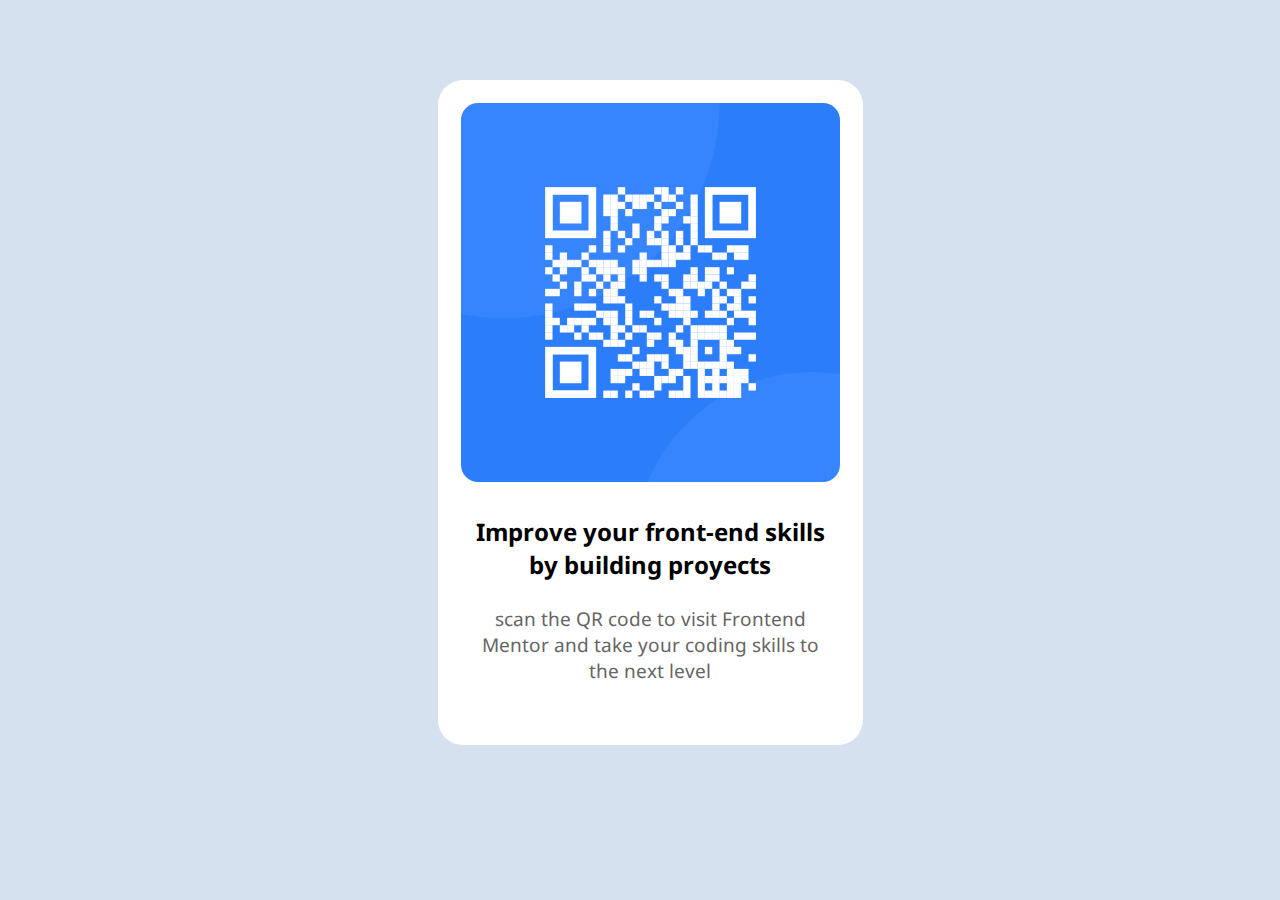
<file: 1_qr-code-component-main/index.html>
<!DOCTYPE html>
<html lang="en">
<head>
  <meta charset="UTF-8">
  <meta name="viewport" content="width=device-width, initial-scale=1.0"> <!-- displays site properly based on user's device -->

  <link rel="icon" type="image/png" sizes="32x32" href="./images/favicon-32x32.png">
  
  <title>Frontend Mentor | QR code component</title>

  <!-- Feel free to remove these styles or customise in your own stylesheet 👍 -->
  <style>
    .attribution { font-size: 11px; text-align: center; }
    .attribution a { color: hsl(228, 45%, 44%); }
  </style>

  <link rel="stylesheet" href="estilo.css">

  <link rel="preconnect" href="https://fonts.googleapis.com">
<link rel="preconnect" href="https://fonts.gstatic.com" crossorigin>
<link href="https://fonts.googleapis.com/css2?family=Noto+Sans:wght@500&display=swap" rel="stylesheet">

</head>
<body>

  
  <!-- <div class="attribution">
    Challenge by <a href="https://www.frontendmentor.io?ref=challenge" target="_blank">Frontend Mentor</a>. 
    Coded by <a href="#">Pablo</a>.
  </div> -->



  <div class="cuerpo">

    
  </div>

  <div class="card">

    <img src="images/image-qr-code.png" alt="codigo QR">

    <h2 class="title">Improve your front-end skills by building proyects</h1>
    <p>
      scan the QR code to visit Frontend Mentor and take your coding 
      skills to the next level
    </p>

  </div>






</body>
</html>
</file>
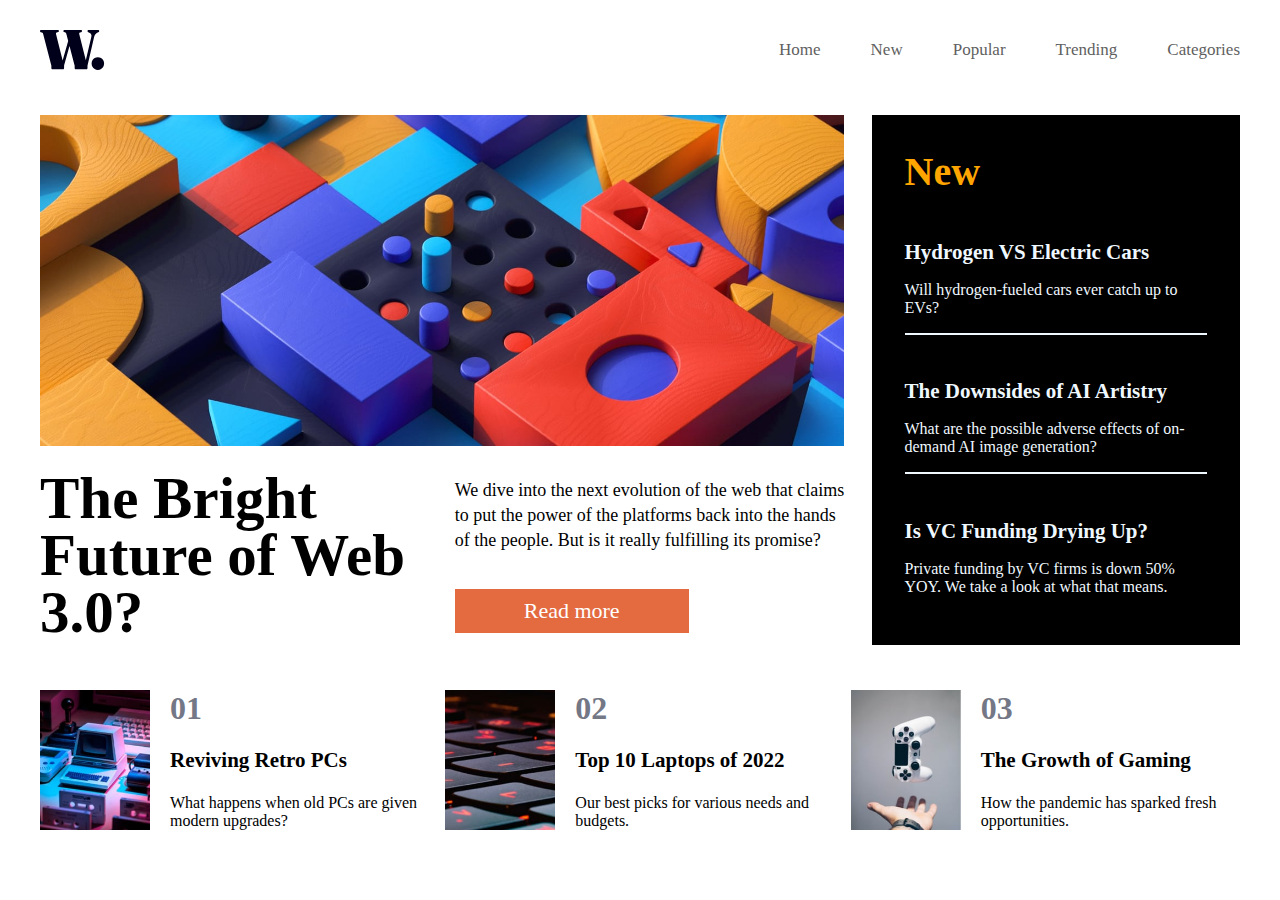
<file: 4_news-homepage-main/index.html>
<!DOCTYPE html>
<html lang="en">

<head>
  <meta charset="UTF-8">
  <meta name="viewport" content="width=device-width, initial-scale=1.0">
  <!-- displays site properly based on user's device -->

  <link rel="icon" type="image/png" sizes="32x32" href="./assets/images/favicon-32x32.png">

  <title>Frontend Mentor | News homepage</title>

  <link rel="stylesheet" href="style/index.css">
  
</head>

<body>



  <div id="mySidenav" class="sidenav">
    <a href="javascript:void(0)" class="closebtn" onclick="closeNav()">&times;</a>
    <a href="#">Home</a>
    <a href="#">New</a>
    <a href="#">Popular</a>
    <a href="#">Trending</a>
    <a href="#">Categories</a>
  </div>


  <div class="big-container">

    <header>

      <img src="assets/images/logo.svg" width="65px" alt="logo">

      <nav>
        <a href="#" class="nav-button-calssic">Home</a>
        <a href="#">New</a>
        <a href="#">Popular</a>
        <a href="#">Trending</a>
        <a href="#">Categories</a>
      </nav>

      <div class="nav-cover" id="nav-cover">

      </div>

      <div class="burger" style="cursor: pointer;" onclick="openNav()">&#9776;</div>

    </header>






    <div class="top-container">
      <div class="featured">
        <img src="assets/images/image-web-3-desktop.jpg" class="img-desktop" alt="portada noticia">
        <img src="assets/images/image-web-3-mobile.jpg" class="img-mobile" alt="portada noticia">

        <div class="featured-article">

          <h1>The Bright Future of Web 3.0?</h1>

          <div class="featured-article-body">

            <p>We dive into the next evolution of the web that claims to put the power of the platforms back into the
              hands
              of the people.
              But is it really fulfilling its promise?
            </p>
            <a href="#" class="button">Read more</a>

          </div>
        </div>

      </div>

      <aside>
        <h2>New</h2>
        <div class="new">
          <h3> Hydrogen VS Electric Cars</h3>
          <p>Will hydrogen-fueled cars ever catch up to EVs?</p>
        </div>
        <div class="new">
          <h3>The Downsides of AI Artistry</h3>
          <p> What are the possible adverse effects of on-demand AI image generation?</p>
        </div>
        <div class="new">
          <h3>Is VC Funding Drying Up?</h3>
          <p>Private funding by VC firms is down 50% YOY. We take a look at what that means.</p>
        </div>

      </aside>
    </div>

    <footer>
      <div class="bottom-article">
        <img src="assets/images/image-retro-pcs.jpg" alt="">
        <div class="bottom-article-body">
          <h1>01</h1>
          <h3>
            Reviving Retro PCs
          </h3>
          <p>
            What happens when old PCs are given modern upgrades?
          </p>
        </div>

      </div>

      <div class="bottom-article">
        <img src="assets/images/image-top-laptops.jpg" alt="">
        <div class="bottom-article-body">
          <h1>02</h1>
          <h3>Top 10 Laptops of 2022</h3>
          <p>Our best picks for various needs and budgets.</p>

        </div>

      </div>

      <div class="bottom-article">
        <img src="assets/images/image-gaming-growth.jpg" alt="">
        <div class="bottom-article-body">
          <h1>03</h1>
          <h3>The Growth of Gaming</h3>
          <p>How the pandemic has sparked fresh opportunities.</p>
        </div>

      </div>
    </footer>





    <!-- Home

        &#9776  hamburger icon


      New
      
    
    

    The Bright Future of Web 3.0?

    We dive into the next evolution of the web that claims to put the power of the platforms back into the hands of the people. 
    But is it really fulfilling its promise?

    Read more

    New 

    Hydrogen VS Electric Cars
    Will hydrogen-fueled cars ever catch up to EVs?

    The Downsides of AI Artistry
    What are the possible adverse effects of on-demand AI image generation?

    Is VC Funding Drying Up?
    Private funding by VC firms is down 50% YOY. We take a look at what that means.

    01
    Reviving Retro PCs
    What happens when old PCs are given modern upgrades?

    02
    Top 10 Laptops of 2022
    Our best picks for various needs and budgets.

    03
    The Growth of Gaming
    How the pandemic has sparked fresh opportunities. -->

    <!-- <div class="attribution">
      Challenge by <a href="https://www.frontendmentor.io?ref=challenge" target="_blank">Frontend Mentor</a>. 
      Coded by <a href="#">Your Name Here</a>.
    </div> -->
  </div>
  <script src="js/index.js"></script>
</body>



</html>
</file>
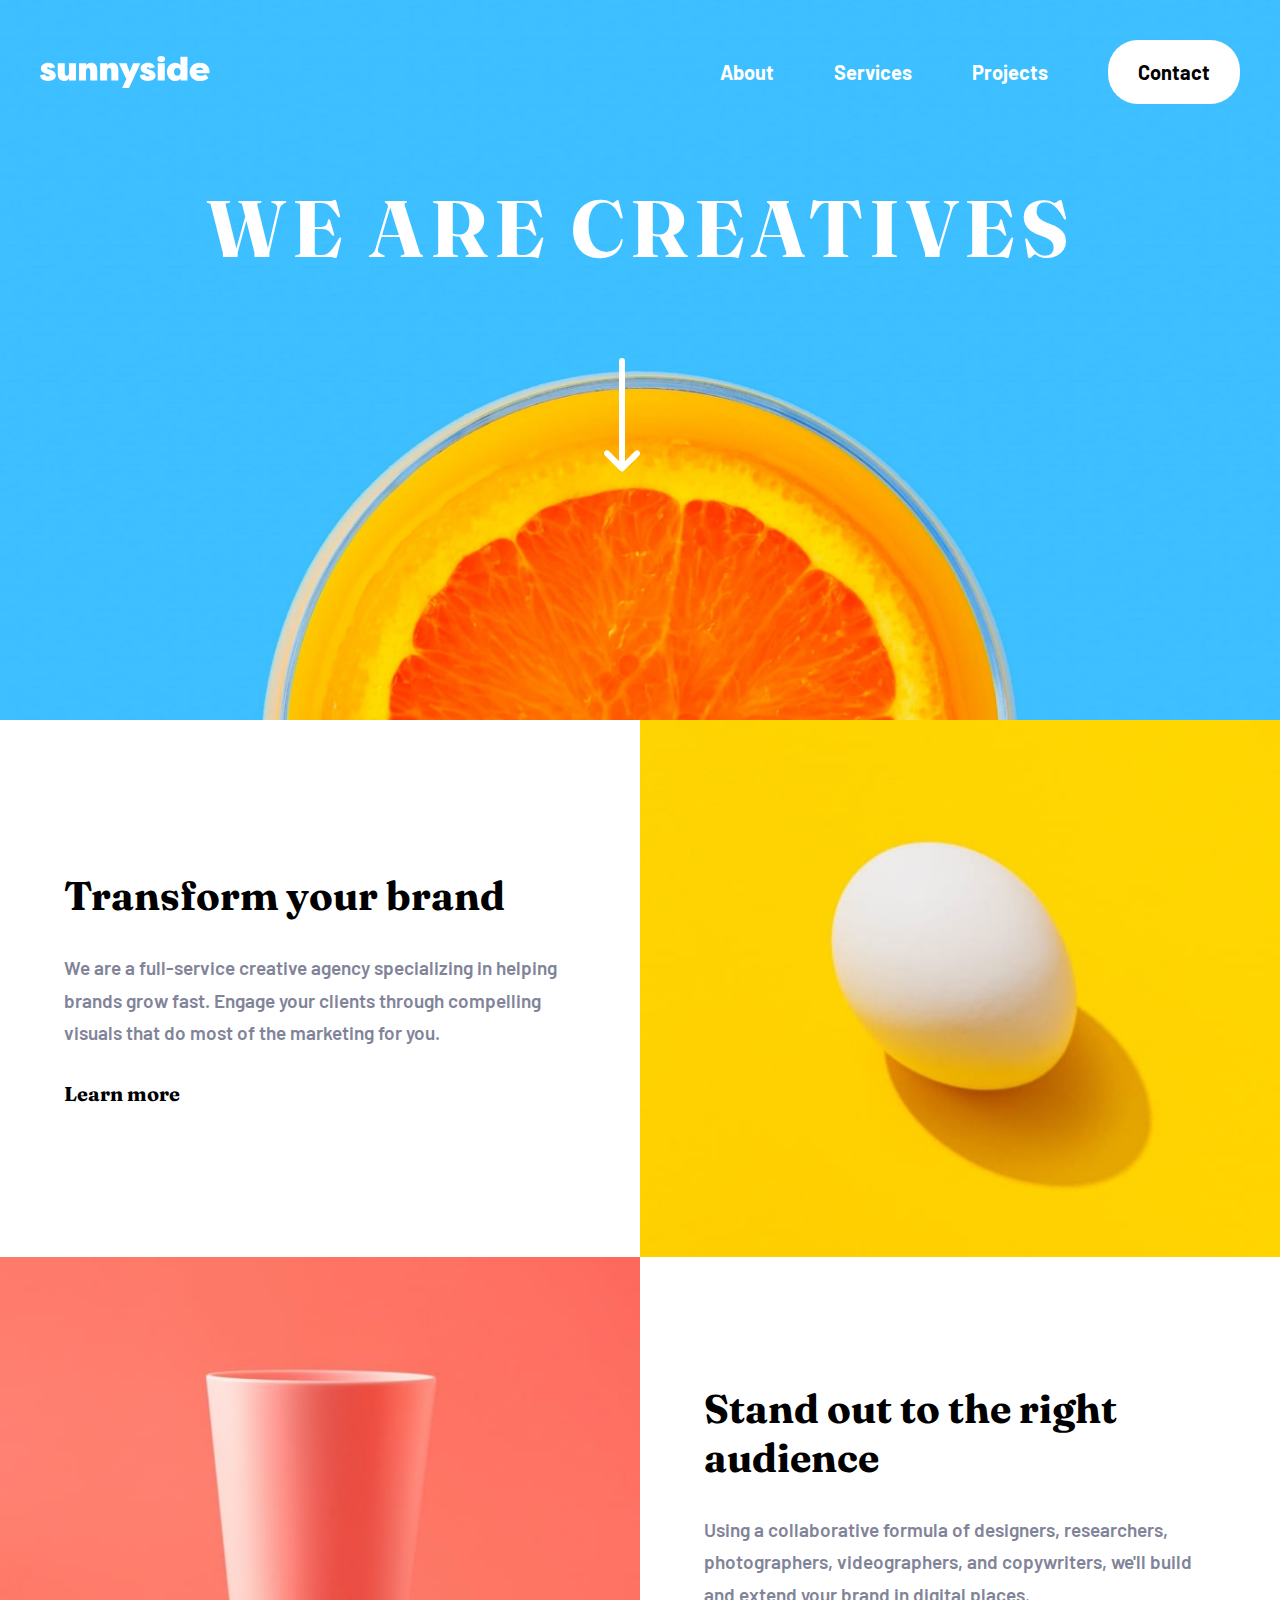
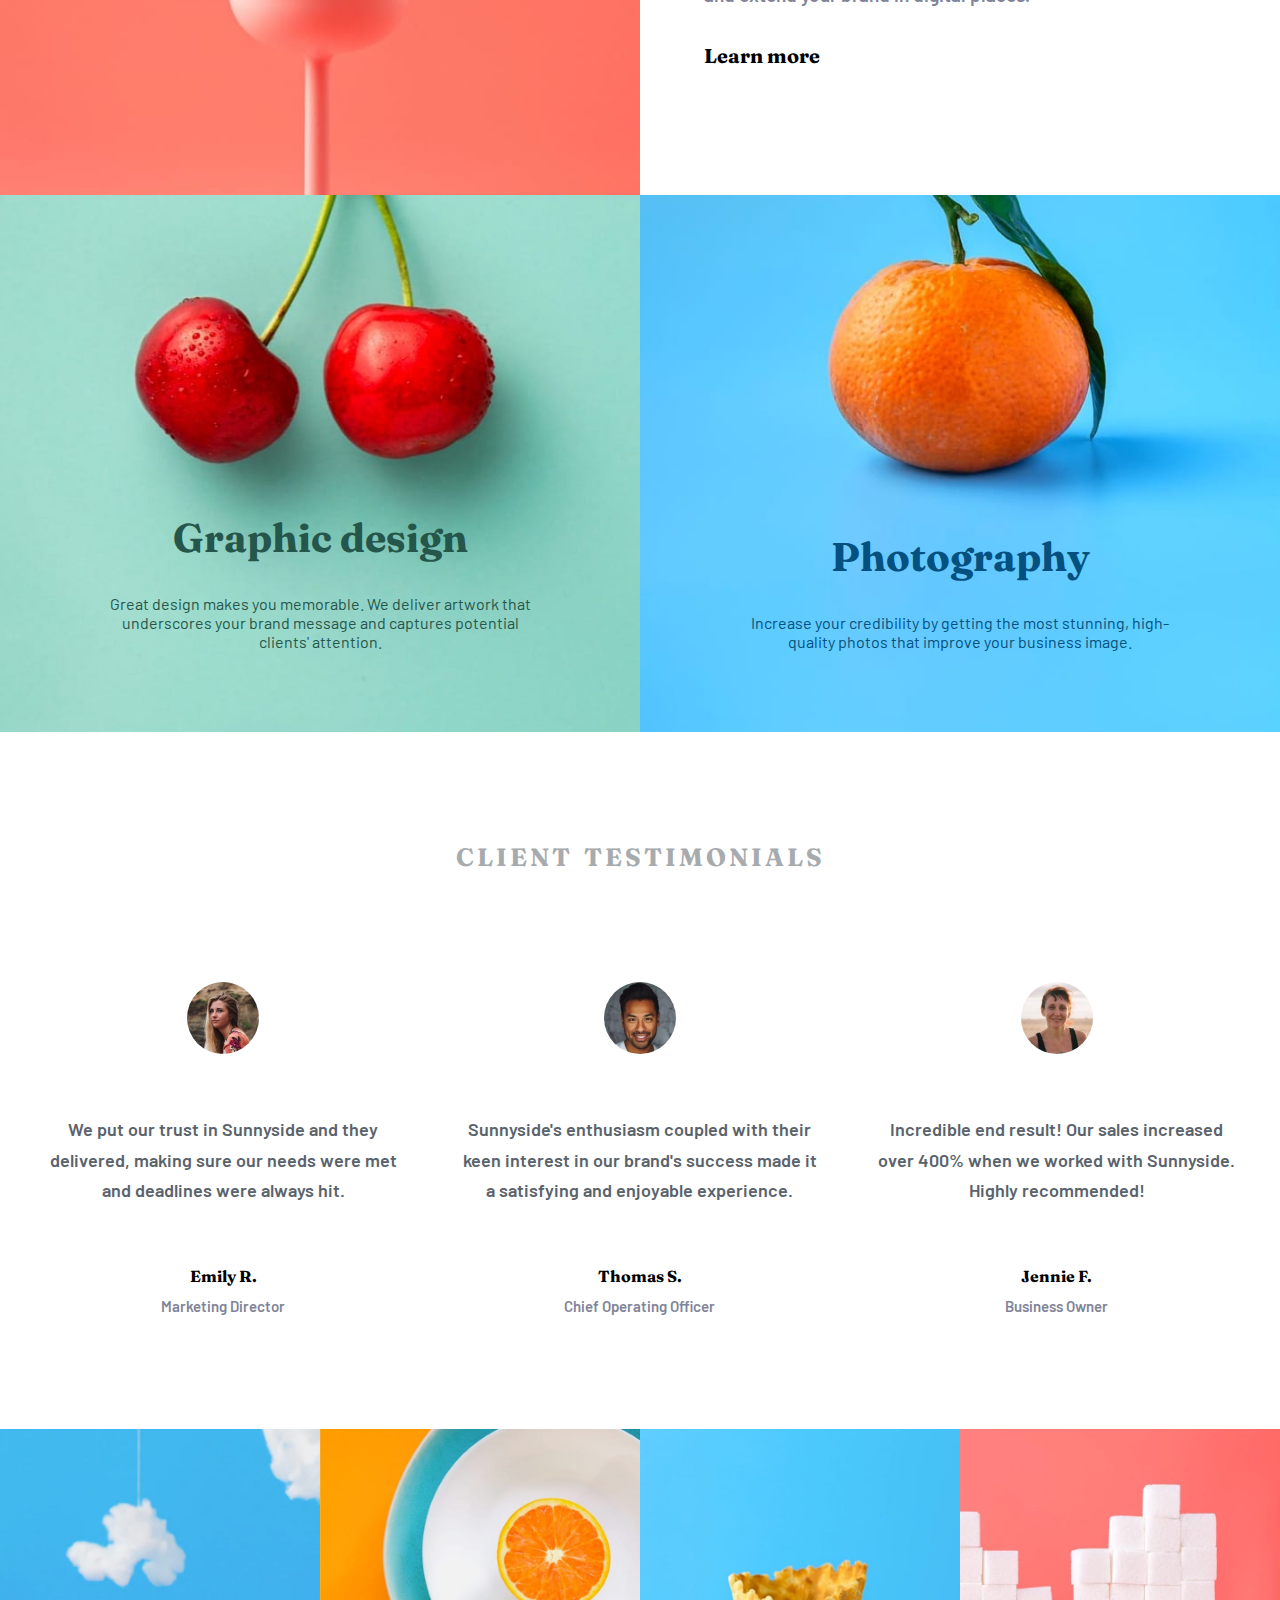
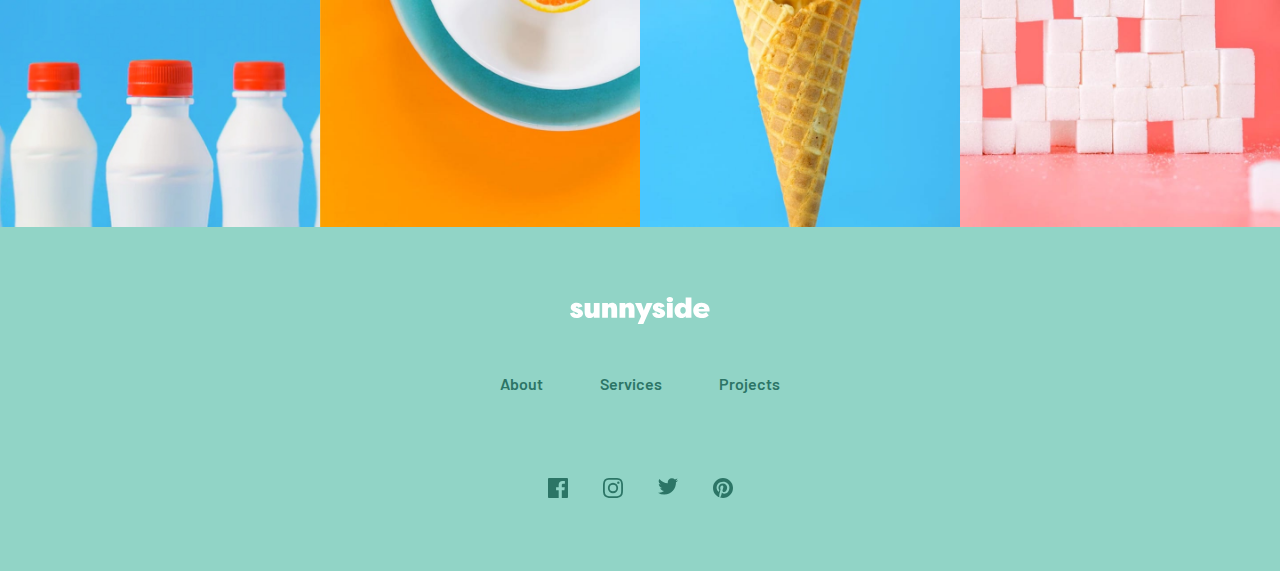
<file: 5_sunnyside-agency-landing-page-main/index.html>
<!DOCTYPE html>
<html lang="en">

<head>
  <meta charset="UTF-8">
  <meta name="viewport" content="width=device-width, initial-scale=1.0">
  <!-- displays site properly based on user's device -->

  <link rel="icon" type="image/png" sizes="32x32" href="./images/favicon-32x32.png">

  <title>Frontend Mentor | Sunnyside agency landing page</title>

  <link rel="stylesheet" href="index.css">

  <!-- google fonts -->

  <link rel="preconnect" href="https://fonts.googleapis.com">
  <link rel="preconnect" href="https://fonts.gstatic.com" crossorigin>
  <link href="https://fonts.googleapis.com/css2?family=Barlow&family=Fraunces:wght@400;800&family=Roboto:wght@100&display=swap" rel="stylesheet">

</head>

<body>


  <div class="hero">


    <header>

      <img src="images/logo.svg" alt="logo header" id="header-logo">

      <nav>

        <a href="" class="nav-button-calssic">About</a>
        <a href="" class="nav-button-calssic">Services</a>
        <a href="" class="nav-button-calssic">Projects</a>
        <a href="" class="nav-button-calssic pill-button" id="pill-button-main">Contact</a>

      </nav>

      <div class="burger" id="burger" style="cursor: pointer;">&#9776;</div>

      <!-- onclick="toggleNav()" -->

      <div class="nav-drop-down hidden" id="dropMenu">

        <a href="" class="nav-button-calssic nav-button-calssic-drop">About</a>
        <a href="" class="nav-button-calssic nav-button-calssic-drop">Services</a>
        <a href="" class="nav-button-calssic nav-button-calssic-drop">Projects</a>
        <a href="" class="nav-button-calssic pill-button pill-button-yellow">Contact</a>

      </div>

    </header>

    <h1 class="header-moto">WE ARE CREATIVES</h1>

  </div>

  <body>
  </body>

  <div class="presentation">

    <div class="description-top-container description-top-container-1">

      <div class="description-top description-1">
        <h2>Transform your brand</h2>
        <p>
           We are a full-service creative agency specializing in helping brands grow fast.
          Engage your clients through compelling visuals that do most of the marketing for you.
        </p>
        <h3>  
          Learn more
        </h3>
      </div>

    </div>

    <div class="imagen-1-container"><img src="images/desktop/image-transform.jpg" class="imagen-1" alt="huevo"></div>

    <div  class="imagen-2"><img src="images/desktop/image-stand-out.jpg" class="imagen-2" alt="copita"></div>

    <div class="description-top-container">

      <div class="description-top description-2">
        <h2>
          Stand out to the right audience
        </h2>
        <p>
          Using a collaborative formula of designers, researchers, photographers, videographers, and 
          copywriters, we'll build and extend your brand in digital places. 
        </p>
        <h3>Learn more</h3>
      </div>

    </div>

    <!-- las clases description-bottom-1 y asi con numeros era por si necesitaba distribuir cada una en grid 
    pero no fue necesario xdd-->

    <div class="description-bottom-container-1">

      <div class="description-bottom description-bottom-1">
        <h2>
          Graphic design
        </h2>
        <p>
          Great design makes you memorable. We deliver artwork that underscores your brand message and captures potential clients' attention.
        </p>
      </div>

    </div>

    <div class="description-bottom-container-2">

      <div class="description-bottom description-bottom-2">
        <h2>Photography</h2>
        <p>
          Increase your credibility by getting the most stunning, high-quality photos that improve your business image.
        </p>
      </div>

    </div>




  </div>

  <div class="testimonies-big-container">
    <h3 id="testimonials-tittle">CLIENT TESTIMONIALS</h3>


    <div class="testimonies-wrapper-fix">

      <div class="testimonies">

        <div class="testimonial-card">
          <img src="images/image-emily.jpg" alt="emily foto">
          <p>We put our trust in Sunnyside and they delivered, making sure our needs were met and deadlines were always hit.</p>
          <div class="name-tag">
            <h4>  Emily R.  </h4>
            <p class="cargo">Marketing Director</p>
          </div>
        </div>
  
        <div class="testimonial-card">
          <img src="images/image-thomas.jpg" alt="jennie foto">
          <p>Sunnyside's enthusiasm coupled with their keen interest in our brand's success made it a satisfying and enjoyable experience.</p>
          <div class="name-tag">
            <h4>Thomas S.</h4>
            <p class="cargo">Chief Operating Officer</p>
          </div>
        </div>
  
        <div class="testimonial-card">
          <img src="images/image-jennie.jpg" alt="thomas foto">
          <p>Incredible end result! Our sales increased over 400% when we worked with Sunnyside. Highly recommended!</p>
          <div class="name-tag">
            <h4>Jennie F.</h4>
            <p class="cargo">Business Owner</p>
          </div>
        </div>
  
      </div>

    </div>
    

  </div>

  <div class="bottom-gallery">
    <img src="images/desktop/image-gallery-milkbottles.jpg" alt="botellas de leche">
    <img src="images/desktop/image-gallery-orange.jpg" alt="naranja">
    <img src="images/desktop/image-gallery-cone.jpg" alt="cono de helado">
    <img src="images/desktop/image-gallery-sugarcubes.jpg" alt="cubos de azucar">
  </div>

  <footer>
    
    <img src="images/logo.svg" class="footer-logo" alt="footer logo">

    <div class="footer-nav">
      <a href="">About</a>
      <a href="">Services</a>
      <a href="">Projects</a>
    </div>

    <div class="footer-icons">
      
      <a href=""><img src="images/icon-facebook.svg" alt="fb icon"></a>
      <a href=""><img src="images/icon-instagram.svg" alt="ig icon"></a>
      <a href=""><img src="images/icon-twitter.svg" alt="tw icon"></a>
      <a href=""><img src="images/icon-pinterest.svg" alt="pinterest icon"></a>
      
    </div>

  </footer>













  <!-- We are creatives









  

  Client testimonials

  
  

  
  
  

  
  
  

  
  
  
  Contact -->

  <script src="js/index.js"></script>
</body>

</html>
</file>
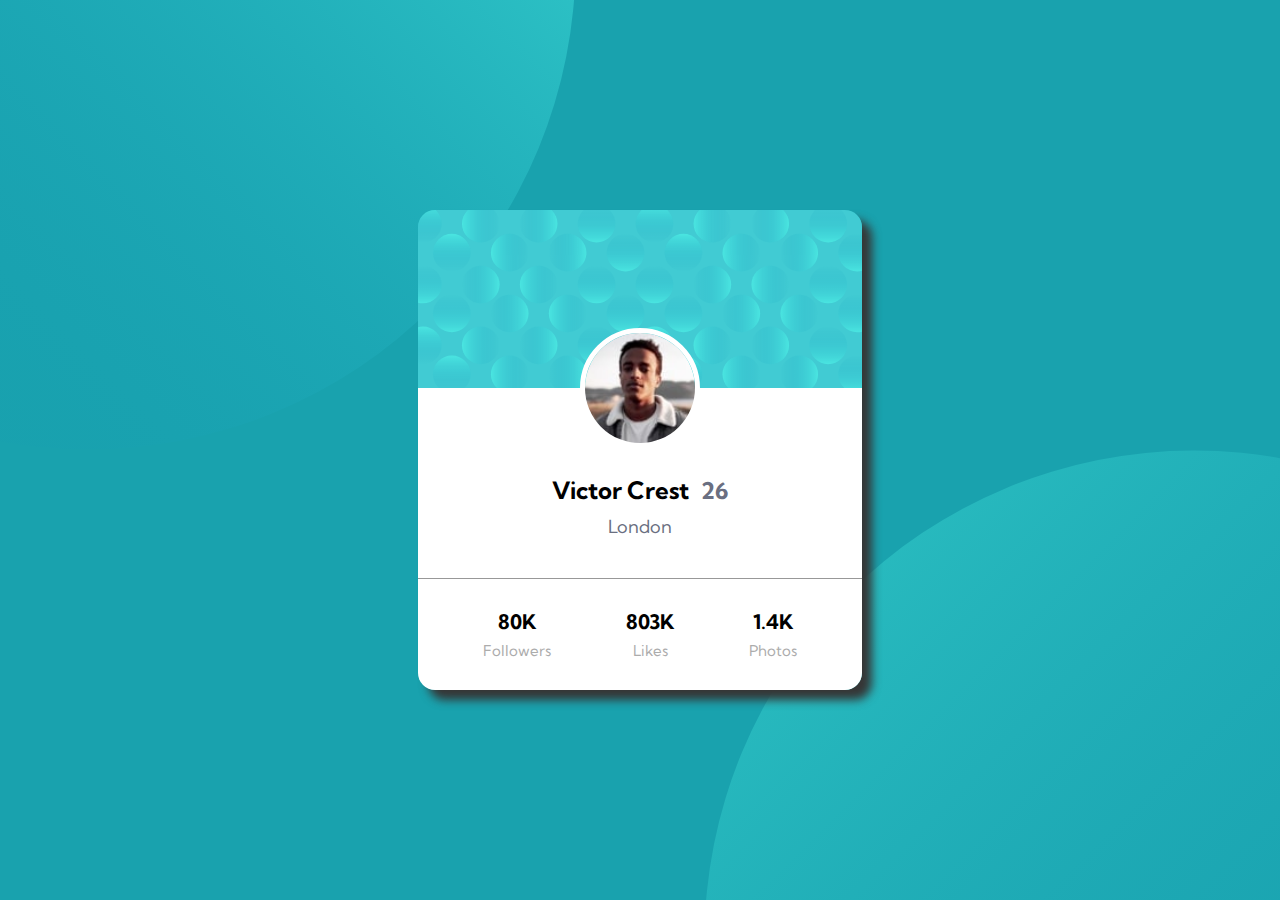
<file: 6_profile-card-component-main/profile-card-component-main/index.html>
<!DOCTYPE html>
<html lang="en">

<head>
  <meta charset="UTF-8">
  <meta name="viewport" content="width=device-width, initial-scale=1.0">
  <!-- displays site properly based on user's device -->

  <link rel="icon" type="image/png" sizes="32x32" href="./images/favicon-32x32.png">

  <title>Frontend Mentor | Profile card component</title>

  <!-- Feel free to remove these styles or customise in your own stylesheet 👍 -->

  <link rel="stylesheet" href="css/estilosSass.css">

  <!-- google  fonts -->
  <link rel="preconnect" href="https://fonts.googleapis.com">
  <link rel="preconnect" href="https://fonts.gstatic.com" crossorigin>
  <link href="https://fonts.googleapis.com/css2?family=Kumbh+Sans:wght@400;700&display=swap" rel="stylesheet">

</head>

<body>


  <div class="container">
    <div class="card">

      

      <div class="card-top">
        <img src="images/bg-pattern-card.svg" alt="">
      </div>

      <div class="card-bottom">

        <img src="images/image-victor.jpg" id="prof-pic" alt="">

        <div class="card-body">

          <div class="person-data">
            <h2 class="user-name-age"><span class="name">Victor Crest</span> <span class="age">26</span></h2>
            <h3 class="city">London</h3>
          </div>
  
          <div class="media-data">
  
            <div class="followers">
              <div class="follower-count">80K</div>
              <h4>Followers</h4>
            </div>
            <div class="likes">
              <div class="class-count">803K</div>
              <h4>Likes</h4>
            </div>
            <div class="photos">
              <div class="photos-count">1.4K</div>
              <h4>Photos</h4>
            </div>
  
          </div>
  
        </div>

      </div>


    </div>

  </div>





  <!-- Victor Crest
  26
  London

  80K
  Followers

  803K
  Likes

  1.4K
  Photos
  <div class="attribution">
    Challenge by <a href="https://www.frontendmentor.io?ref=challenge" target="_blank">Frontend Mentor</a>. 
    Coded by <a href="#">Your Name Here</a>.
  </div> -->




</body>

</html>
</file>
<file: 1_qr-code-component-main/estilo.css>
*{
    box-sizing: border-box;
}

body{

    display: flex;
    justify-content: center;
    align-items: center;

    margin: 0;
    background-color: #D6E1F0;
    font-family: 'Noto Sans', sans-serif;
}

.card{

    width: 425px;
    height: 665px;
    /* margin: auto; */
    margin-top: 80px;
    margin-left: 20px;
    margin-right: 0px;
    

    display: block;
    flex-shrink: 0;


    background-color: white;
    border-radius: 25px;

}


img{
    width: 100%;
    padding: 23px;
    border-radius: 40px;
}

.title{
    text-align: center;
    margin: 5px 30px;
}

p{
    text-align: center;
    margin: 25px 35px;
    font-size: 19px;
    color: #666565;
}


/* trucazo para centar items(imagen x ej) en los ejes:
pirmero tomamos el  hijo y le decimos que tome todo el width
del padre 100%, esto nos deja  con todo  tapado sin margenes.
antes que nada usar box-sizing: border-box; asi, no se me va
a desbordar al manipular, el truco es usar  padding como si fuera 
margin, ya que esta en border box, va crear espacio para adentro entre 
la imagen y el contenedor, reduciendo el contenido de la img */
</file>
<file: 4_news-homepage-main/style/index.css>
* {
  box-sizing: border-box;
}
body {
  margin: 0;
  padding: 20px;
  padding-bottom: 0px;
  /* position: relative; */
  height: 100%;
}

/* TRABAJAMOS EN EL  HEADER Y EL NAV RESPONSIVE */

.big-container {
  max-width: 1200px;
  margin: 0 auto;
  /* position: relative; */
}

header {
  display: flex;
  justify-content: space-between;
  align-items: center;
  /* background-color: aquamarine; */
  /* position: relative; */
  margin-bottom: 35px;
}

nav {
  display: flex;
  flex-shrink: 0;
  /* background-color: bisque; */
}

/* BOTONES DEL NAV */

nav a {
  padding: 20px 0px 20px 50px;
  flex-shrink: 0;

  text-decoration: none;
  font-size: 17px;
  color: rgb(95, 95, 95);
}
nav a:hover{
  color: orange;

}

header > img {
  padding: 9px 0px;
}

.burger {
  display: none;
  font-size: 40px;
}

.sidenav {
  width: 0%;
  height: 100%;
  position: fixed;
  right: 0px;
  top: 0px;

  padding-top: 140px;

  overflow-x: hidden;
  z-index: 10;

  background-color: rgb(255, 255, 255);

  transition: 0.5s;

  z-index: 70;
}
.sidenav a {
  display: block;
  padding: 18px 210px 18px 32px;
  text-decoration: none;
  font-size: 25px;
  color: #100c0c;

  transition: 0.3s;
}

.sidenav .closebtn {
  position: absolute;
  top: 0;
  right: 5px;
  padding: 18px 38px 18px 32px;
  font-size: 66px;

  /* transition: 0.5s; */
}

/* AHORA TRABAJAMOS EN EL TOP CONTAINER */

.top-container {
  /* background-color: rgb(118, 255, 209); */
  display: flex;
  flex-direction: row;
  justify-content: space-between;
  flex-wrap: nowrap;

  min-height: 530px;
}

.featured {
  /* background-color: aqua; */
  flex: 1 1 67%;
  margin-right: 27px;
}

.img-desktop {
  max-width: 100%;
  min-height: 237px;

  object-fit: cover;

}
.img-mobile{
  display: none;
}

/* TRABAJANDO EN EL ASIDE DESDE AFUERA */

.top-container>aside {
  flex: 1 1 368px;
  background-color: black;
  color: aliceblue;

  padding: 33px;

  /* COMPORTAMIENTO COMO CONTAINER FLEX */
  display: flex;
  flex-direction: column;
  justify-content: space-between;
}

/* PARA LOS TEXTOS DENTRO DE ASIDE */
h3, h2 {
  margin: 0px;
  margin-bottom: 10px;
  font-size: 21px;
}

h2 {
  color: orange;
  font-size: 40px;
}

div.new:not(:last-child)::after{
  content: "";
  width: 100%;
  height: 2px;
  display: block;
  background-color: aliceblue;
  margin-top: 14px;
}
div.new:not(:last-child){
  margin-bottom: 10px;
}


/* ARTICULO FEATURED  */

.featured-article{
  display: flex;
  justify-content: space-between;
  margin-top: 10px;


}
 
.featured-article  h1{

  margin: 10px 25px 0px 0px;

  font-size: 59px;
  line-height: 0.97;
  flex: 0 1 50%;

}

.featured-article-body{

  flex: 0 1 50%;
 

}


.featured-article-body p{
  font-size: 18px;
  line-height: 1.4;
}

/* BOTON READ MORE */

.button{

  display: inline-block;
  text-align: center;
  background-color: rgb(227, 107, 63);
  color:white;
  text-decoration: none;
  font-size: 22px;

  
  width: 60%;
  min-width: 120px;

  padding: 9px 20px;
  margin-top: 18px;
}

.button:hover{
  background-color: rgb(0, 0, 0);

}

/* FOOTER ARTICLES */

footer{
  display: grid;
  grid-template-columns: repeat( auto-fit, minmax(249.7px, 1fr) );;
  width: 100%;

  margin-top: 45px;
  margin-bottom: 30px;
  gap: 16px;
  
}

/* LOS BOTTOM ARTICLE SON GRID CHILDREN */

.bottom-article{
  display: flex;

}

/* HIJOS DIRECTOS DE LOS CONENEDORES DIV BOTTOM ARTICLE (FLEX), OSEA FLEX ITEMS */

.bottom-article img{
  width: 110px;
  max-height: 155px;
  grid-row: 1/ span 3;
  grid-column: 1/ span 1;

  margin-right: 20px;
}

.bottom-article-body{
 
  display: flex;
  flex-direction: column;
  justify-content: space-between;
  gap: 8px;
}

/* HIJOS DIRECTOS DE LOS CONTENEDORES bottom-article-body (FLEX), FLEX CHILDREN */


.bottom-article-body h3{
  grid-row: 1 span 1;
  grid-column: 2 span 1;
}

/* .bottom-article:not(:first-child){
  margin-left: 15px;
} */

.bottom-article-body h1,
.bottom-article-body p, 
.bottom-article-body h3{
  margin: 0;
}
.bottom-article-body h1{
  color: rgb(116, 119, 133);
}




@media screen and (max-width: 760px) {
  nav {
    display: none;
  }
  .burger {
    display: block;
  }

  /* CAMBIOS EN EL FEATURED CONTAINER */

  .img-desktop {
    display: none;
  }
  .img-mobile{
    display: block;
    width: 100%;
  }

  .top-container{
    flex-direction: column;
  }

  .featured{
    margin-right: 0px;
    margin-bottom: 40px;
  }
 


}

.nav-cover{
  background-color: rgba(0, 0, 0, 0.5);
  width: 100%;
  height: 100%;
  position: fixed;
  top: 0;
  right: 0;
  display:none;

  z-index: 50;
}

/* como crear un menu de navegacion de haburguesa responsive:
lo primero es conocer el caracter ansi para la hamburguesa  &#9776
luego tenemos que poner la hamburguesa en el container del header

TIENE QUE ESTAR EN EL MISMO NIVEL QUE EL NAV, NO PUEDE SER SU HIJO

por default debe tener display none, luego, en el mediaquery de tablet x ej
le ponemos display block y al nav le cambiamos a none para que aparezca uno 
y desaparezca el otro

a la hamburguesa le tenemos que poner la propiedad onClick con la funcion
para desplegar el nav lateral... mas adelante
*/

/* 

CREANDO EL MENU LATERAL CON ANIMACION:

es muy importante que lo coloquemos como hijo directo de body, debe estar lo
mas alto posbile, en el contenedor mas grande, ya que quiero que al darle 
position relative, quede afuera de todo como fantasma.

lo posiciono como yo desee en el la pantalla con top, right, etc...
es muy importante que no le ponga directamente al sidebar padding en el eje x,
, en el eje y,e sta bien. El padding se lo pongo a sus hijos para crear esa 
distancia.

tambien es importante setear overflow-x: hidden; ya que la manera de esconder
el menu, sera seteando su width a 0, para que queden sus hijos ocultos.

BOTON DE X:
&times es su codigo ansi, debemos ponerle la prop onClick con una funcion
de cerrar que setee el width a 0.
luego lo posicionamos a voluntad despues de ponerle la poscion en absolute.
*/

/* 
FLEX ITEMS QUE CAMBIAN DE DIMENSIONES SEGUN LAS DIMENCIONES DE SU CONTENEDOR:
para estos casos nos viene perfecto las dimensiones en porcentajes de los elementos 
*/

/* 
NO USAR PADDING PARA CENTAR ELEMENTOS!!!
para hacer el maquetado, a la hora de decidir la posicion de los elementos y sus distancias, es mucho mejor usar flex o el truco de margen
para centrar los elementos en el maquetado.

*/


/* FLEXBOX:

es inmportante usar bien las propiedades min-height y max-height
min: nos dice lo minimo que medira nuesto elemento, recordemos que los flexible items no tinen
a priori medidad definidas, toman solo lo que necesitan  y NADA MAS, si necesito que en mi contenedor haya mas espacio entre los elementos, le puedo aplicar una medida minima, siempre, al menos medira eso, si lo voy conprimiedo en alguna dimension, capaz se puede agrandar en la otra, pero siempre va a medir como minimo, lo que le hayamos seteado.

en resumen: 

min-height: k;  nunca va a medir menos que k (aunque le sobre espacio), puede medir mas si lo necesita.

max-height: k;  nunca va a medir mas que k, puede medir menos si lo necesita (si no esta usando el espacio de sobra) */



/* una manera muy interesante de centrar items en la pagina y realizar todo el maquetado sin tener
q preocuparme por los paddings de las cajas principales darles display flex y luego (segun 
convenga) centrarlas a la mitad de la pagina horizontalmente...
  Eso si, hay que darles un max-width para que sean responsive y se puedan achicar proporcionalmente como yo desee, y llegado a ciero width minimo, poner algun breakpoint responsive...

para separar los contenedores principales eso si, usamos margenes tranqui */



/* 

COMO ELEGIR CUANDO UN FLEXIBLE ITEM USA EN EL WRAP.
esto ocurre cuando el elemento ya no puede set comprimido mas, esto se consigue dandole min-width, cuando el width del flex iteme es menor,
va a hacer wrap, y luego va a volver a ocupar su flex base en la siguiente linea

*/
</file>
<file: 5_sunnyside-agency-landing-page-main/index.css>
* {
  box-sizing: border-box;
  margin: 0;
}

a{
  text-decoration: none;
}

.hero {
  background-image: url(images/desktop/image-header.jpg);
  background-size: cover;
  background-repeat: no-repeat;
  background-position: center;
  height: 80vh;

  padding: 40px;
}

header {
  display: flex;
  justify-content: space-between;
  align-items: center;

  position: relative;
}

header img {
  width: 170px;
}

h1.header-moto {
  position: relative;
  margin-top: 75px;

  text-align: center;
  color: white;
  font-size: 80px;
  letter-spacing: 6px;
}

/* LA FLECHITA ANIMADA */

h1.header-moto::after{
  content: url(images/icon-arrow-down.svg);
  position: absolute;
  bottom: -215px;
  transform: translate(-50%, 0%);
  left:48.5%;
  
/* 
  animation-name: arrowBounce; */

}

nav {
  float: right;
  display: flex;
  justify-content: space-between;
  align-items: center;
  gap: 60px;
}

.nav-button-calssic {
  text-decoration: none;
  font-size: 20px;
  font-weight: 700;
  color: white;
}

.pill-button {
  background-color: #ffffff;
  color: black;
  padding: 20px 30px;
  border-radius: 30px;
}

#pill-button-main:hover{
  background-color: #77CFFB;
  color: white;
}



/* menu div hamburguesa */

.burger{
    display: none;
    font-size: 40px;
    color: white;
    margin-top: -5px;
}

/* HEADER DROP DOWN NAV */

.nav-drop-down{

    transform: translate(-50%);  /* este es un truco para centrar, para que la linea de centrado quede en el medio  */

    position: absolute;
    top:80px;
    left: 50%;

    z-index: 20;
    background-color: white;

    display: flex;
    flex-direction: column;
    align-items: center;
    gap: 35px;

    width: 93%;
    padding: 35px;

    /* display: none; */
  
}

.nav-button-calssic-drop{
  color: #5A636C;  
}

/* para toggle hide/ show */

.hidden {
    display: none;
  }

/* flechita del menu nav dropdown */

.nav-drop-down::before{

    content: " ";
    border-top: 25px solid transparent;
    border-bottom: 25px solid transparent ;
    border-right: 25px solid rgb(255, 255, 255);

    position: absolute;

    top: -25px;
    right: 0px;

}


.nav-drop-down a{
    text-align: center;
}

.pill-button-yellow{
    background-color: rgb(244, 208, 9);
    width: 145px;
    color: black;
}


/* PRESENTACION CUADRADOS  */

.presentation{

    width: 100%;

    display: grid;
    grid-template-columns: 1fr 1fr;
    grid-template-rows: 1fr 1fr 1fr ;

    /* no  mezclar medidas de porcentaje con medidas fr xq se buguea */

    margin-bottom: 40px;

}

/* IMAGENES DE LOS CUADRADITOS */

[class |= "imagen"]{
    width: 100%;
    height: 100%;
}

/* para los containers grandes BOTTOM con fotos de las descrpiciones de abajo */

.description-bottom-container-1{
    background-image: url(images/desktop/image-graphic-design.jpg);
}

.description-bottom-container-2{
    background-image: url(images/desktop/image-photography.jpg);
}

[class |= "description-bottom-container"]{

  display: flex;
  justify-content: center;

  position: relative;

  background-repeat: no-repeat;
  background-size: cover;
  background-position: center;

}


/* para el cuerpo de las descripciones bottom */

.description-bottom-1, .description-bottom-2{

  display: flex;
  flex-direction: column;
  justify-content: center;
  gap: 32px;
  
  max-height: 70%;
  max-width: 421px;
  text-align: center;


  position: absolute;
  bottom: 15%;

  
}



/* texto de los cuaraditos de arriba */

.description-top-container{
  display: flex;
  justify-content: center;
}

.description-top{

  display: flex;
  flex-direction: column;
  justify-content: center;
  gap: 32px;

  max-width: 80%;

}


/* TESTIMONIOS */

.testimonies-big-container{
  display: flex;
  flex-direction: column;
  align-items: center;
  justify-content: center;
  gap: 110px;

  margin: 110px 0px;
  padding: 0px 40px;
}

.testimonies-wrapper-fix{
  width: 100%;
  max-width: 1200px;
/* ^^^ max-width controla en width de los cards de testimonio, ya que estos no tienen un width establecido (para que funque el truco),
 solamente se reparten el width total de su contenedor padre */

  
}
/* max-width y width no son mutuamente excluyentes!!!! a priori le pongo que ocupe el 100% y luego lo acoto por arriba con el max-width
y consigo que se comporte como un contenedor de 1470px pero cuando la pantalla lo alcanza al reducirse, este se reduce con ella */


/* ^^^ el fix de arriba es super clave!!! para que funcione el truco de las columnas dinamicas, el container grid debe tener width 100%
si o si, pero si no quiero que ocupe el 100% de la pantalla o lo quiero reducir a gusto, tengo que ponerlo dento de un container que tenga un
width max deseado y a parte width 100%, para que siempre trate de ocupar el max, aunque no llegue.
 */


.testimonies{

  /* display: flex; */

  gap: 70px 50px;

  width: 100%;   /* importante para el truco */

  display: grid;
  grid-template-columns: repeat( auto-fit, minmax(308px, 1fr) );


  

}

.testimonial-card{

  display: flex;
  flex-direction: column;
  justify-content: space-between;
  align-items: center;
  gap: 60px;

    /*
   align items alinea los flex items en el eje contrario en el que eleji la direccion, ej:
  si esta en eje columnas, osea vertical, nos va a alinear los elemento en el eje horizontal 
  */

  /* max-width: 410px; */

}

.testimonial-card img{

  width: 72px;
  border-radius: 36px;
  

}

/* BOTTOM GALLERY */

.bottom-gallery{

display: grid;
grid-template-columns: repeat(4, 1fr);

}

.bottom-gallery img{

  object-fit: cover;
  max-width: 100%;
}

/* FOOTER */

footer{

  background-color: #91D4C6;
  padding: 70px 0px;

  display: flex;
  flex-direction: column;
  justify-content: space-between;
  align-items: center;
  gap: 50px;

}
.footer-logo{
  width: 140px;
}

.footer-nav, .footer-icons{

  display: flex;
  justify-content: space-between;
  gap: 35px;

}
.footer-nav{
  gap: 57px;
  margin-bottom: 35px;
}







@media screen and (max-width: 1075px) {
  
  nav {
      display: none;
    }
    .burger {
      display: block;
    }

  .presentation{

    grid-template-columns: 1fr 1fr;
    grid-template-rows: 4fr 4fr 5.3fr ;
  
  }

  .bottom-gallery{

    grid-template-columns: repeat(2, 1fr);
    
  }

  .testimonies-big-container {
    margin: 92px 0px;
  }

}


@media screen and (max-width: 880px) {

  h1.header-moto{

    font-size: 63px;

  }

  .hero {
    background-image: url(images/mobile/image-header.jpg);        

  }

  .presentation{
  
    grid-template-columns: 1fr;
    /* grid-template-rows: 1fr 1fr 48% ; */
    /* grid-template-rows: repeat(6,1fr); */

    grid-template-rows: 3fr 3.5fr 3fr 3.5fr 4.5fr 4.5fr;
  
  }

  .imagen-1-container{
    grid-row: 1 / span 1;
  }
  .description-top-container-1{
    grid-row: 2 / span 1;
  }

  
}

@media screen and (max-width:545px) {

  h1.header-moto{

    font-size: 42px;

  }
  
}

@keyframes arrowBounce {

 0%{
  transform: translateY(0px) ;
 }
 50%{
  transform: translateY(10px) ;
 }
 100%{
  transform: translateY(0px) ;
 }

}

/* animacion de la flecha */

h1.header-moto::after{
  animation-name: arrowBounce;
  animation-duration: 1s;
  animation-iteration-count: infinite;



}


/* FONTS DE TODA LA PAGINA */

h1, h2, h3, h4{
  font-family: 'Fraunces', serif;
}

a,p{
  font-family: 'Barlow', sans-serif;
}

h2{
  font-size: 40px;
}

h3{
  font-size: 20px;
}
h4{
  text-align: center;
  margin-bottom: 8px;
}

.description-top p{
  font-size: 19px;
  font-weight: 600;
  line-height: 1.7;
  color: #818498;
}

.description-bottom-1{
  color: #25564B;
}

.description-bottom-2{
  color: #04507f;
}

.testimonial-card p{
text-align: center;
font-size: 18px;
line-height: 1.7;
font-weight: 600;
color: #5A636C;
}

p.cargo{
  font-size: 15px;
  color: #818498;
}

#testimonials-tittle{
  font-size: 25px;
  letter-spacing: 3px;
  word-spacing: 3px;
  color: #A7ABAE;
}

.footer-nav a{
  font-size: 16px;
  font-weight: 600;
  color: rgb(44, 117, 102);
}
</file>
<file: 6_profile-card-component-main/profile-card-component-main/css/estilosSass.css>
:root {
  --dark-cyan: hsl(185, 75%, 39%);
  --Very-dark-desaturated-blue: hsl(229, 23%, 23%);
  --Dark-grayish-blue: hsl(227, 10%, 46%);
  --Dark-gray: hsl(0, 0%, 59%) ;
}

* {
  box-sizing: border-box;
  margin: 0px;
  font-family: "Kumbh Sans", sans-serif;
}

body {
  padding: 0px;
}

.container {
  width: 100%;
  height: 100vh;
  display: flex;
  align-items: center;
  justify-content: center;
  background-color: var(--dark-cyan);
  background-image: url(../images/bg-pattern-top.svg), url(../images/bg-pattern-bottom.svg);
  background-repeat: no-repeat;
  background-position: right 55vw bottom 50vh, left 55vw top 50vh;
}

.card {
  text-align: center;
  width: 444px;
  margin: 0px 10px;
  border-radius: 17px 17px 17px 17px;
  box-shadow: 10px 10px 10px rgb(54, 54, 54);
}
.card-top img {
  display: block;
  border-radius: 17px 17px 0px 0px;
  width: 100%;
}
.card-body {
  display: flex;
  flex-direction: column;
  align-items: center;
}
.card-bottom {
  background-color: white;
  border-radius: 0px 0px 17px 17px;
  padding: 0px;
  position: relative;
}
.card-bottom #prof-pic {
  width: 120px;
  position: absolute;
  transform: translate(-50%, -50%);
  border-radius: 60px;
  border: 5px solid rgb(255, 255, 255);
}
.card .person-data {
  padding: 87px 0px 0px 0px;
  width: 100%;
}
.card .person-data::after {
  content: "";
  width: 100%;
  height: 1px;
  display: block;
  background-color: rgb(152, 152, 152);
  margin-top: 40px;
}
.card .media-data {
  display: flex;
  gap: 75px;
  padding: 30px 10px;
}
.card .media-data h4 {
  font-size: 15px;
  font-weight: 400;
  color: rgb(172, 172, 172);
}

[class*=-count] {
  font-size: 20px;
  font-weight: 700;
  margin-bottom: 6.5px;
}

.age {
  font-size: 23px;
  margin-left: 7px;
  color: var(--Dark-grayish-blue);
}

.city {
  margin-top: 10px;
  font-size: 18px;
  font-weight: 400;
  color: var(--Dark-grayish-blue);
}/*# sourceMappingURL=estilosSass.css.map */
</file>
